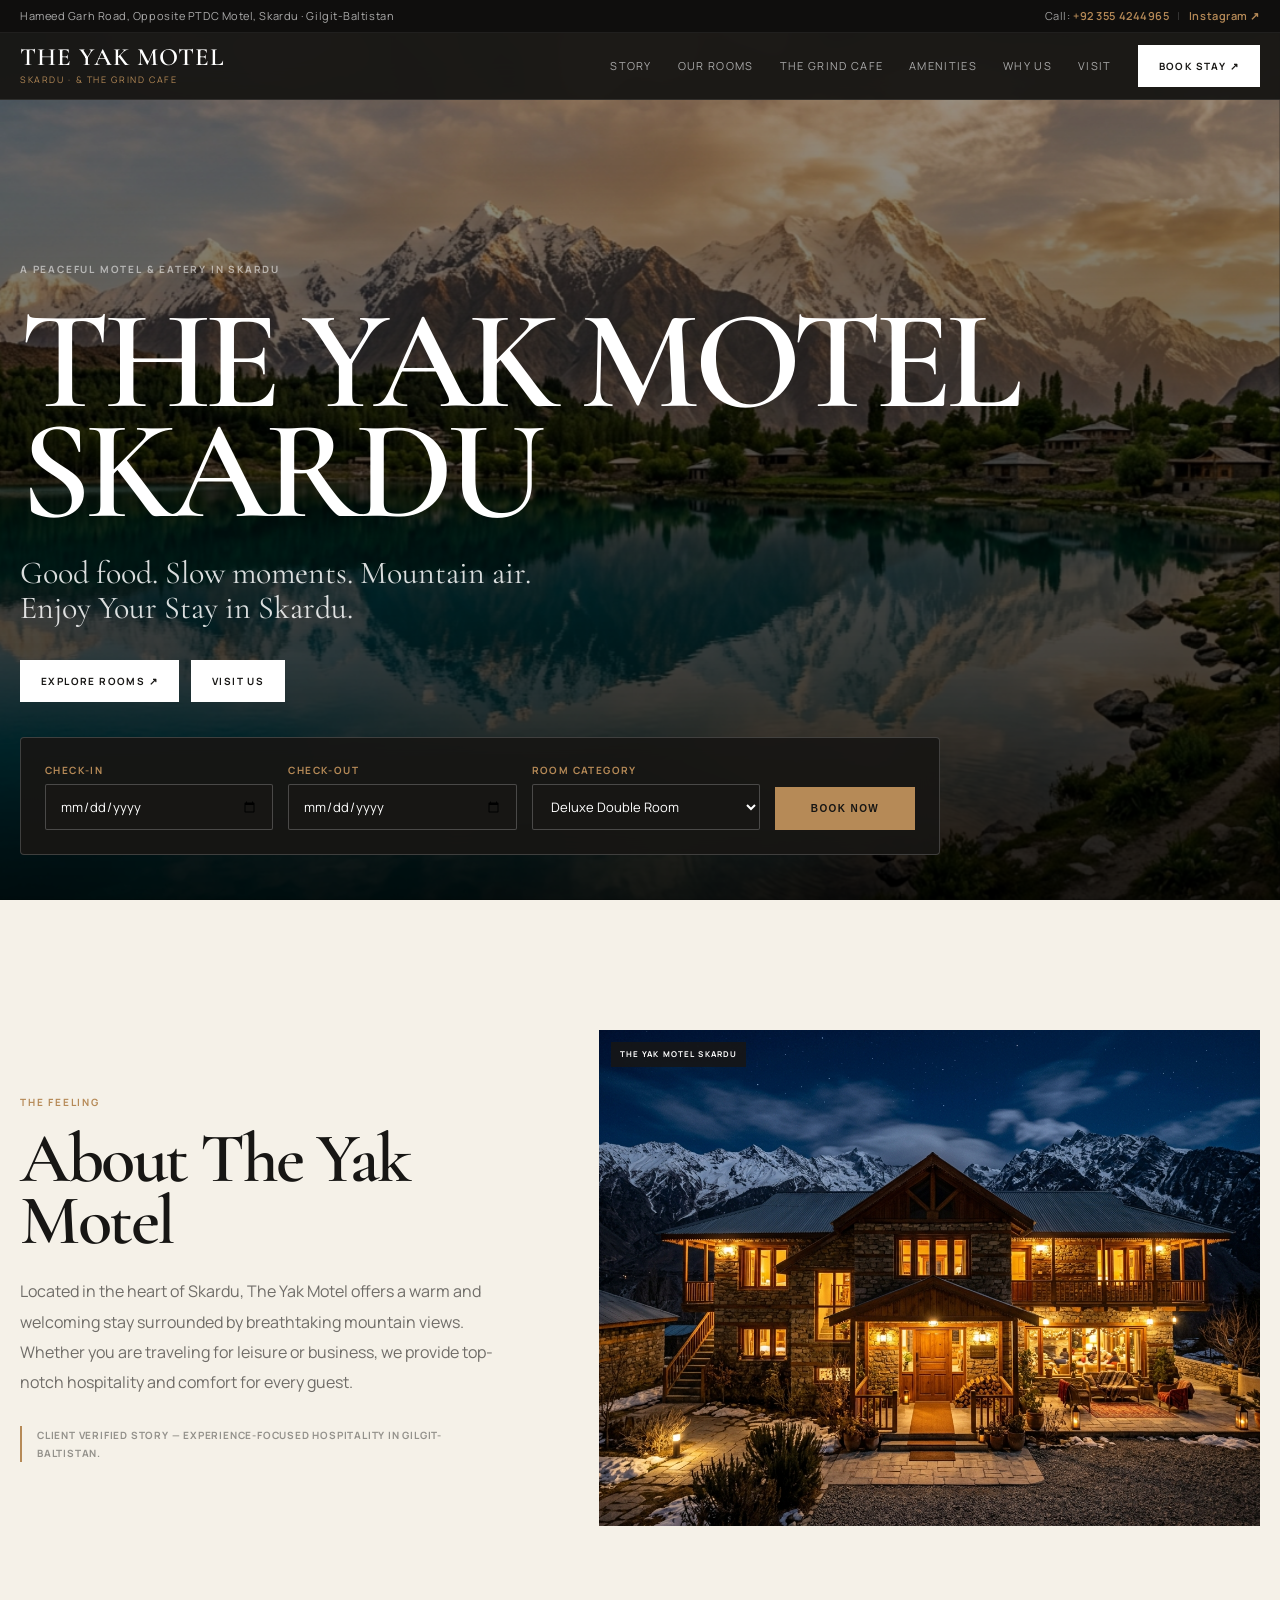
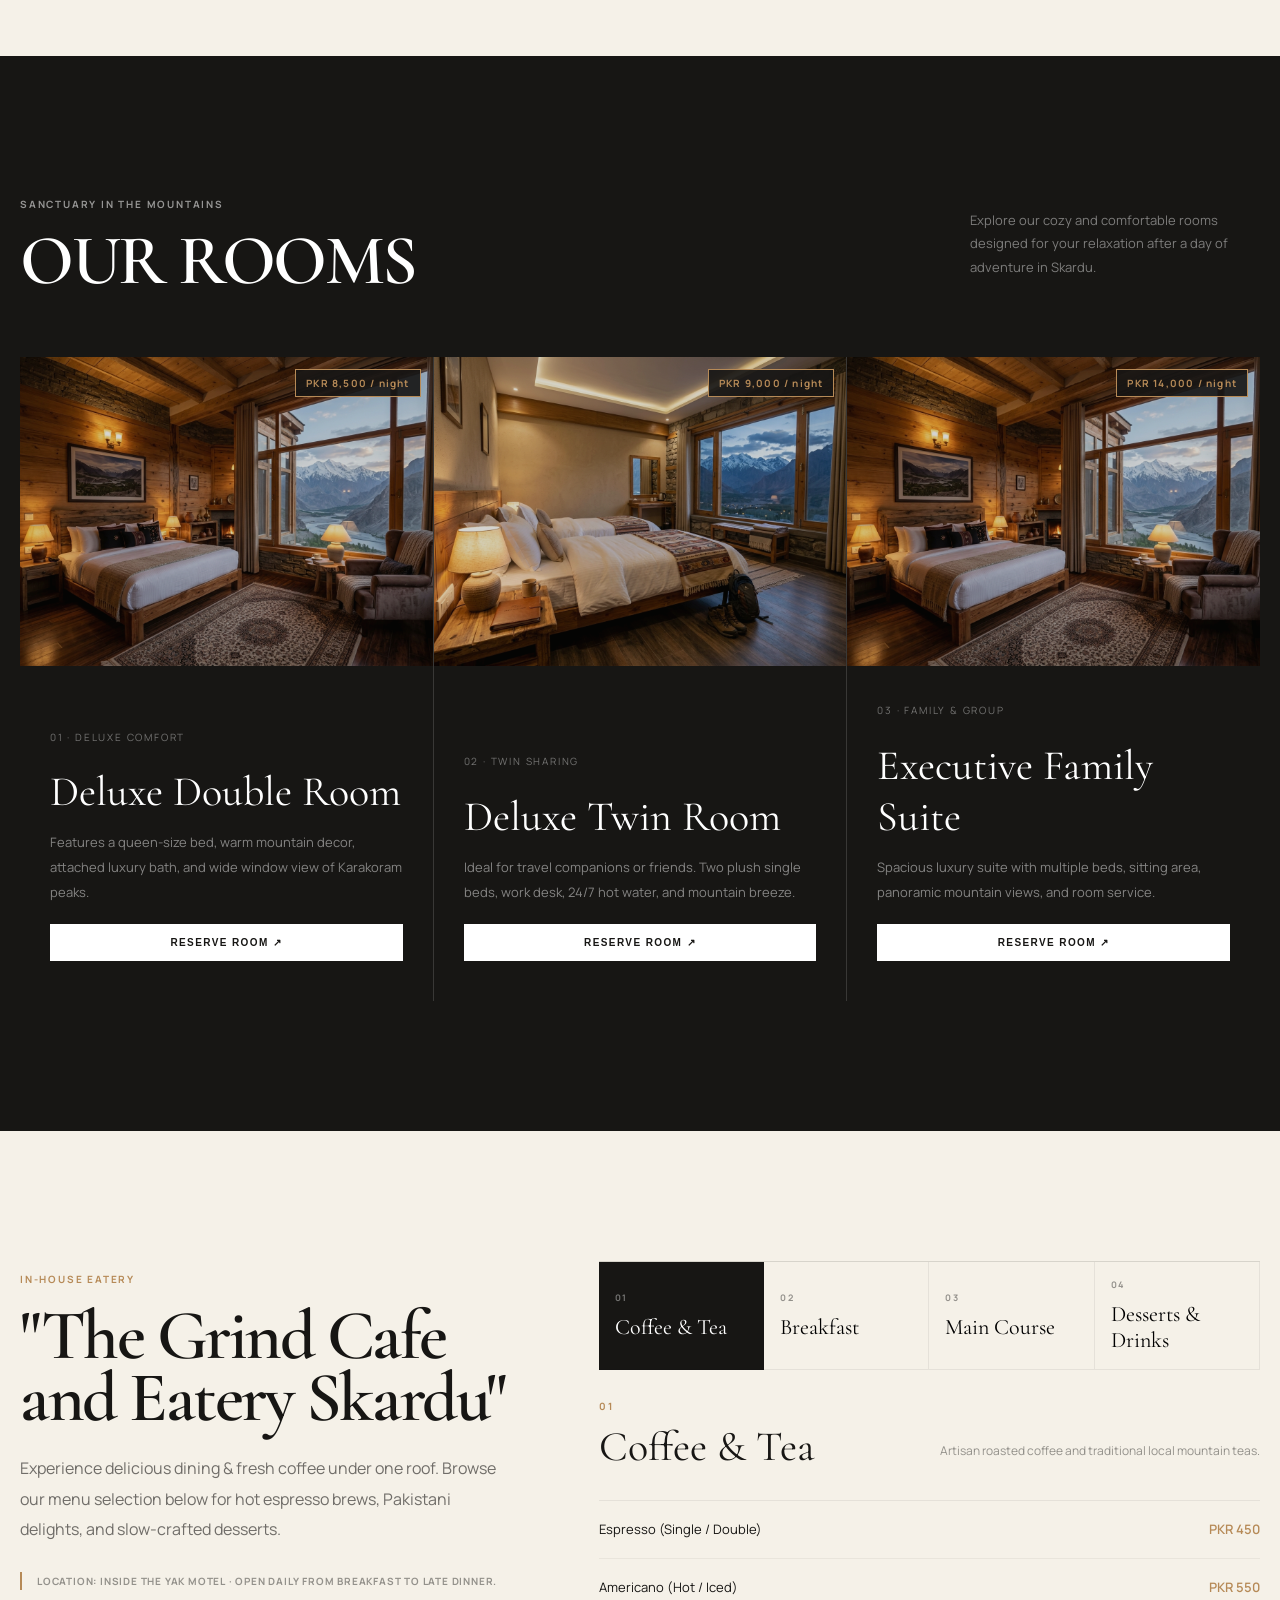
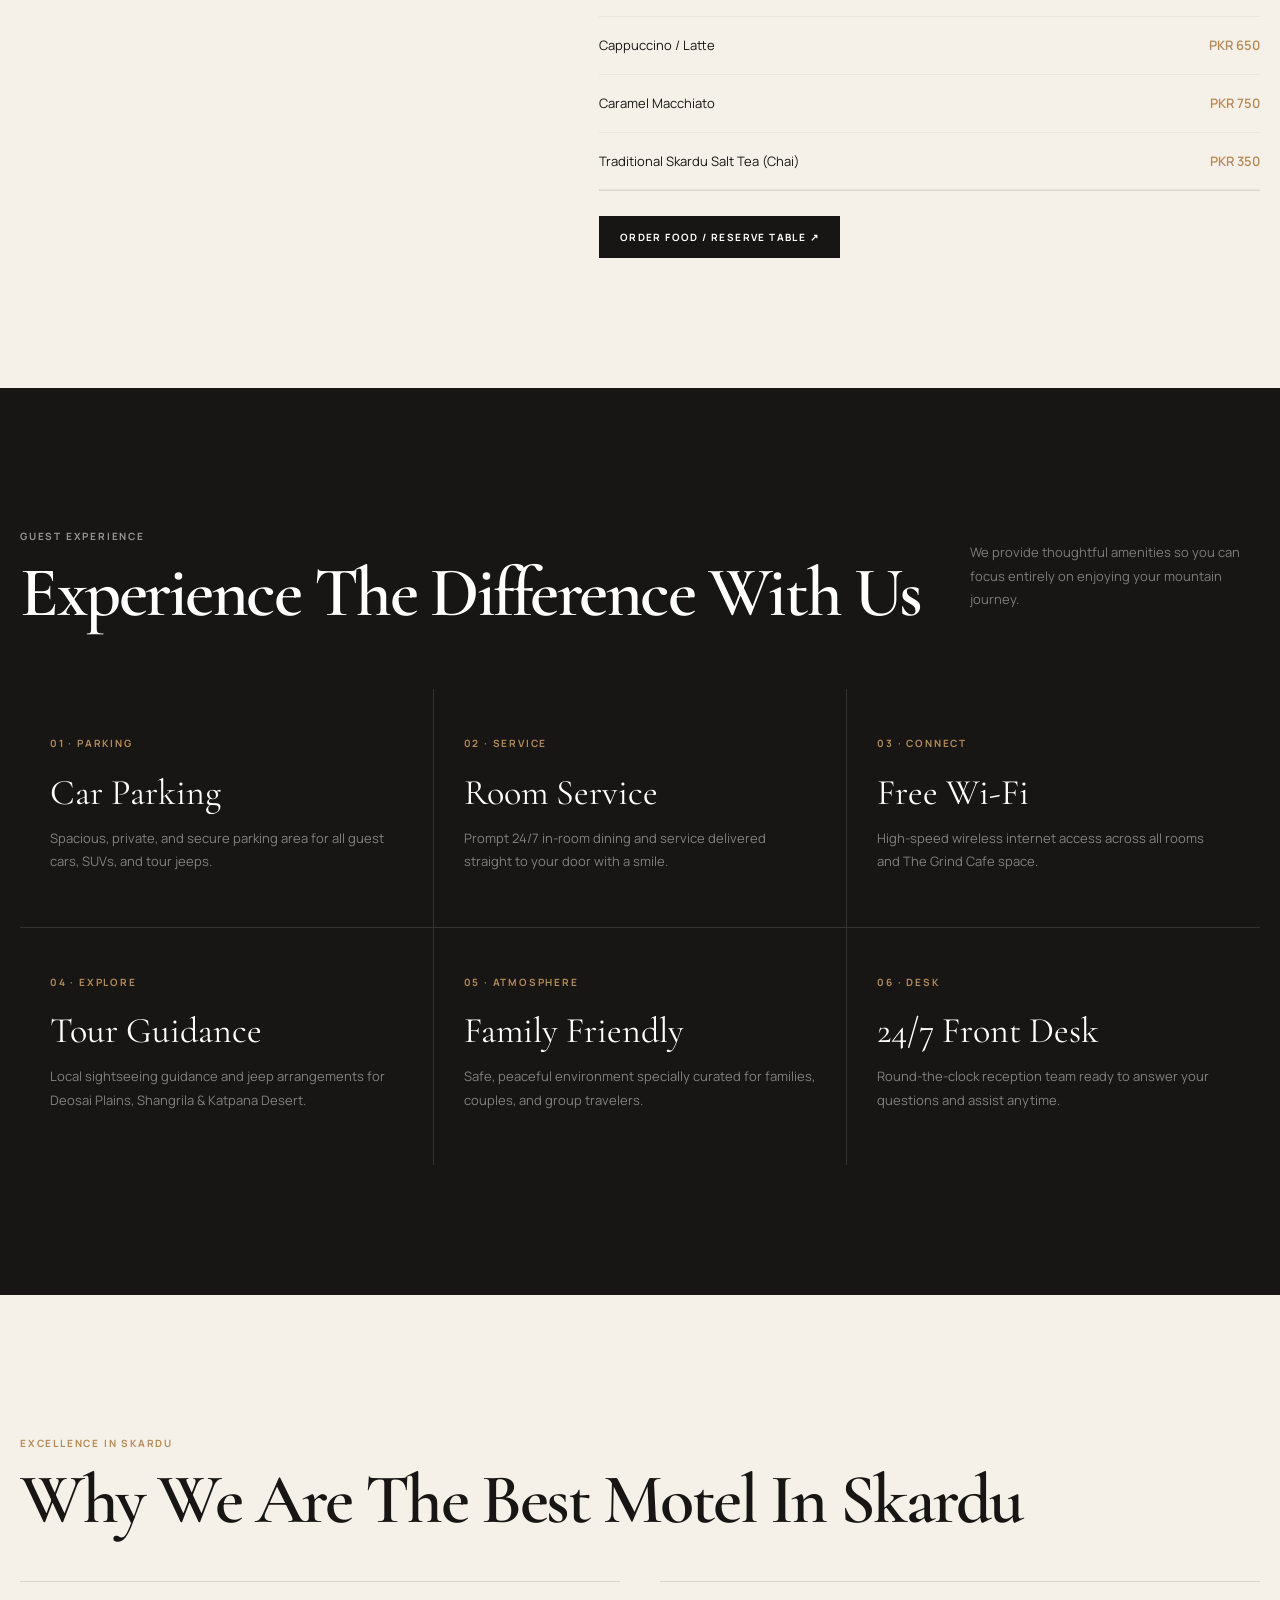
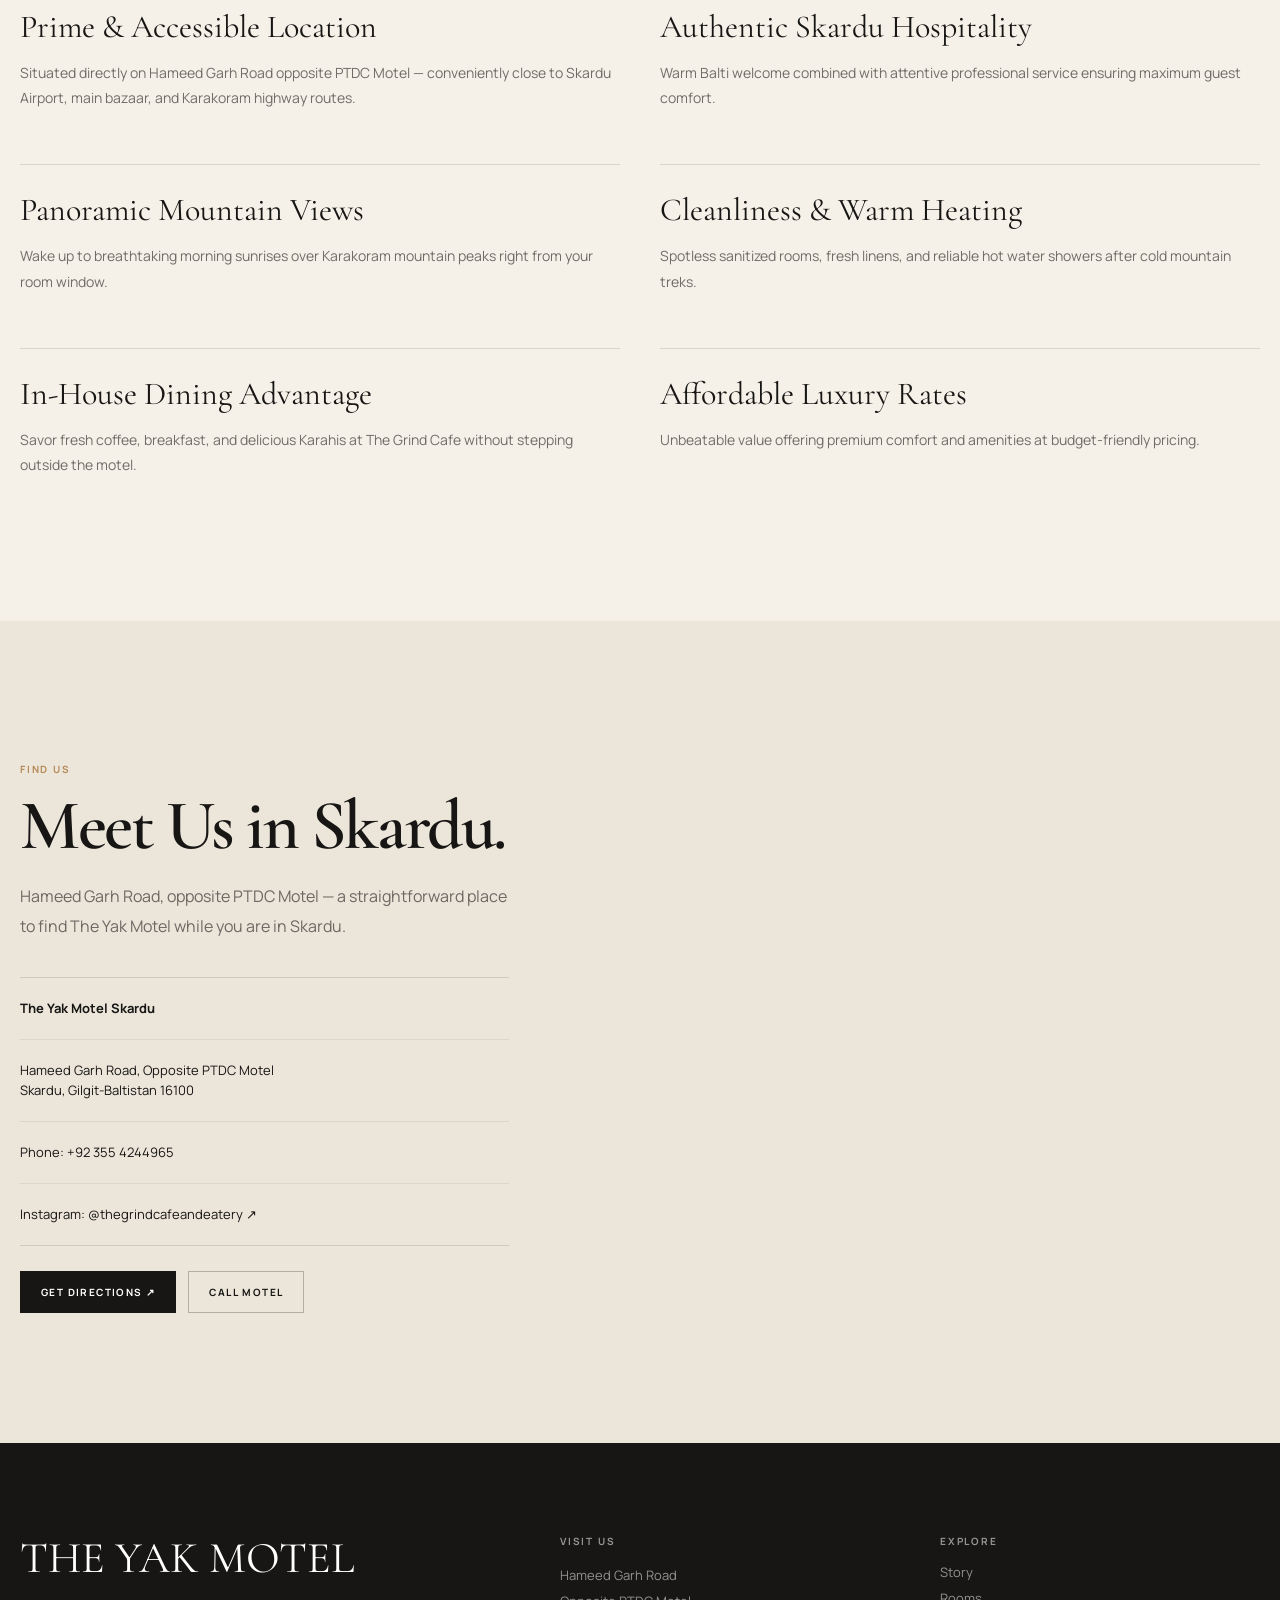
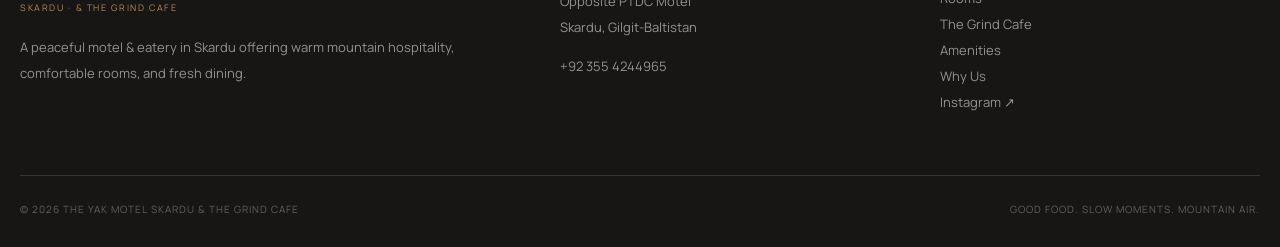
<file: index.html>
<!doctype html>
<html lang="en">
<head>
  <meta charset="UTF-8">
  <meta name="viewport" content="width=device-width, initial-scale=1.0">
  <meta name="theme-color" content="#F5F1E8">
  <meta name="description" content="Discover The Yak Motel Skardu & The Grind Cafe — Luxury accommodation, authentic hospitality, mountain views and fresh dining in Skardu, Gilgit-Baltistan.">
  <meta name="author" content="The Yak Motel Skardu">
  <meta name="robots" content="index, follow">

  <!-- Open Graph -->
  <meta property="og:type" content="website">
  <meta property="og:title" content="The Yak Motel Skardu | Luxury Motel & The Grind Cafe">
  <meta property="og:description" content="Good food. Slow moments. Mountain air. Experience authentic Skardu hospitality at The Yak Motel and The Grind Cafe.">
  <meta property="og:url" content="https://theyakmotel.com">
  <meta property="og:image" content="assets/images/hero.jpg">

  <title>The Yak Motel Skardu | Luxury Motel & The Grind Cafe in Skardu</title>

  <!-- Favicon & Manifest -->
  <link rel="icon" href="assets/icons/favicon.svg" type="image/svg+xml">
  <link rel="manifest" href="site.webmanifest">

  <!-- Typography -->
  <link rel="preconnect" href="https://fonts.googleapis.com">
  <link rel="preconnect" href="https://fonts.gstatic.com" crossorigin>
  <link href="https://fonts.googleapis.com/css2?family=Cormorant+Garamond:ital,wght@0,500;0,600;0,700;1,400&family=Manrope:wght@400;500;600;700&display=swap" rel="stylesheet">

  <!-- Stylesheet -->
  <link rel="stylesheet" href="css/style.css">

  <!-- Schema.org Data -->
  <script type="application/ld+json">
  {
    "@context": "https://schema.org",
    "@type": "Hotel",
    "name": "The Yak Motel Skardu",
    "description": "A peaceful motel and eatery in Skardu offering luxury rooms, mountain views, and authentic hospitality.",
    "url": "https://theyakmotel.com",
    "telephone": "+923554244965",
    "address": {
      "@type": "PostalAddress",
      "streetAddress": "Hameed Garh Road, Opposite PTDC Motel",
      "addressLocality": "Skardu",
      "addressRegion": "Gilgit-Baltistan",
      "postalCode": "16100",
      "addressCountry": "PK"
    }
  }
  </script>
</head>
<body>

  <!-- Header Wrapper (Top Announcement Bar + Navigation Bar) -->
  <header class="site-header">
    <!-- Top Utility / Announcement Bar -->
    <div class="top-nav-bar">
      <div class="container top-nav-inner">
        <div class="top-address">
          <span>Hameed Garh Road, Opposite PTDC Motel, Skardu · Gilgit-Baltistan</span>
        </div>
        <div class="top-contact">
          <span>Call: <a href="tel:+923554244965">+92 355 4244965</a></span>
          <span class="sep">|</span>
          <span><a href="https://www.instagram.com/thegrindcafeandeatery" target="_blank" rel="noreferrer">Instagram ↗</a></span>
        </div>
      </div>
    </div>

    <!-- Main Nav -->
    <nav class="nav">
      <a class="logo-group" href="#top">
        <span class="logo">THE YAK MOTEL</span>
        <span class="logo-sub">Skardu · & The Grind Cafe</span>
      </a>

      <div class="desktop-links">
        <a href="#story">Story</a>
        <a href="#rooms">Our Rooms</a>
        <a href="#cafe">The Grind Cafe</a>
        <a href="#amenities">Amenities</a>
        <a href="#why-us">Why Us</a>
        <a href="#visit">Visit</a>
        <a href="#booking" class="btn light open-modal-btn">Book Stay ↗</a>
      </div>

      <button class="menu-toggle" id="menuToggleBtn" aria-label="Toggle Navigation" aria-expanded="false">
        <span></span>
        <span></span>
      </button>
    </nav>
  </header>

  <!-- Mobile Drawer -->
  <div class="mobile-menu" id="mobileMenuDrawer" aria-hidden="true">
    <div class="mobile-menu-header">
      <div class="logo-group">
        <span class="logo">THE YAK MOTEL</span>
        <span class="logo-sub">Skardu · & The Grind Cafe</span>
      </div>
      <button class="mobile-close-btn" id="mobileCloseBtn" aria-label="Close menu">&times;</button>
    </div>

    <div class="mobile-links">
      <a href="#story">Story</a>
      <a href="#rooms">Our Rooms</a>
      <a href="#cafe">The Grind Cafe</a>
      <a href="#amenities">Amenities</a>
      <a href="#why-us">Why Us</a>
      <a href="#visit">Visit</a>
    </div>

    <div class="mobile-actions">
      <a href="#booking" class="btn light open-modal-btn" style="width: 100%; text-align: center;">Book Stay ↗</a>
      <a href="tel:+923554244965" class="btn outline" style="width: 100%; text-align: center;">Call: +92 355 4244965</a>
    </div>
  </div>

  <main id="top">
    <!-- Hero Section -->
    <section class="hero">
      <img src="assets/images/hero.jpg" alt="The Yak Motel Skardu Mountain View">
      <div class="hero-overlay"></div>

      <div class="hero-content">
        <p class="eyebrow white">A Peaceful Motel & Eatery in Skardu</p>
        <h1>THE YAK MOTEL<br>SKARDU</h1>
        <p class="hero-copy">Good food. Slow moments. Mountain air.<br>Enjoy Your Stay in Skardu.</p>

        <div class="actions">
          <a href="#rooms" class="btn light">Explore Rooms ↗</a>
          <a href="#visit" class="btn outline">Visit Us</a>
        </div>

        <!-- Quick Booking Search Strip -->
        <div class="hero-booking-bar">
          <form class="booking-strip" id="heroBookingForm">
            <div class="strip-field">
              <label>Check-in</label>
              <input type="date" id="heroCheckin" class="strip-input" required>
            </div>
            <div class="strip-field">
              <label>Check-out</label>
              <input type="date" id="heroCheckout" class="strip-input" required>
            </div>
            <div class="strip-field">
              <label>Room Category</label>
              <select id="heroRoom" class="strip-input">
                <option value="Deluxe Double Room">Deluxe Double Room</option>
                <option value="Deluxe Twin Room">Deluxe Twin Room</option>
                <option value="Executive Family Suite">Executive Family Suite</option>
              </select>
            </div>
            <button type="submit" class="btn gold">Book Now</button>
          </form>
        </div>
      </div>
    </section>

    <!-- Section 1: About The Yak Motel -->
    <section id="story" class="section">
      <div class="container grid-2col reveal">
        <div>
          <p class="eyebrow gold">The feeling</p>
          <h2>About The Yak Motel</h2>
          <p class="lead">Located in the heart of Skardu, The Yak Motel offers a warm and welcoming stay surrounded by breathtaking mountain views. Whether you are traveling for leisure or business, we provide top-notch hospitality and comfort for every guest.</p>
          <p class="note">CLIENT VERIFIED STORY — Experience-focused hospitality in Gilgit-Baltistan.</p>
        </div>

        <div class="photo reveal">
          <img src="assets/images/about.jpg" alt="The Yak Motel Atmosphere Skardu" loading="lazy">
          <span>THE YAK MOTEL SKARDU</span>
        </div>
      </div>
    </section>

    <!-- Section 2: OUR ROOMS -->
    <section id="rooms" class="dark-section">
      <div class="container">
        <div class="heading reveal">
          <div>
            <p class="eyebrow white">Sanctuary in the mountains</p>
            <h2>OUR ROOMS</h2>
          </div>
          <p>Explore our cozy and comfortable rooms designed for your relaxation after a day of adventure in Skardu.</p>
        </div>

        <div class="rooms-container">
          <!-- Room 1 -->
          <article class="room-card reveal">
            <div class="room-card-photo">
              <img src="assets/images/room1.jpg" alt="Deluxe Double Room" loading="lazy">
              <span class="room-price-tag">PKR 8,500 / night</span>
            </div>
            <div class="room-card-content">
              <small>01 · Deluxe Comfort</small>
              <h3>Deluxe Double Room</h3>
              <p>Features a queen-size bed, warm mountain decor, attached luxury bath, and wide window view of Karakoram peaks.</p>
              <button class="btn light open-modal-btn" data-room="Deluxe Double Room">Reserve Room ↗</button>
            </div>
          </article>

          <!-- Room 2 -->
          <article class="room-card reveal">
            <div class="room-card-photo">
              <img src="assets/images/room2.jpg" alt="Deluxe Twin Room" loading="lazy">
              <span class="room-price-tag">PKR 9,000 / night</span>
            </div>
            <div class="room-card-content">
              <small>02 · Twin Sharing</small>
              <h3>Deluxe Twin Room</h3>
              <p>Ideal for travel companions or friends. Two plush single beds, work desk, 24/7 hot water, and mountain breeze.</p>
              <button class="btn light open-modal-btn" data-room="Deluxe Twin Room">Reserve Room ↗</button>
            </div>
          </article>

          <!-- Room 3 -->
          <article class="room-card reveal">
            <div class="room-card-photo">
              <img src="assets/images/room1.jpg" alt="Executive Suite" loading="lazy">
              <span class="room-price-tag">PKR 14,000 / night</span>
            </div>
            <div class="room-card-content">
              <small>03 · Family & Group</small>
              <h3>Executive Family Suite</h3>
              <p>Spacious luxury suite with multiple beds, sitting area, panoramic mountain views, and room service.</p>
              <button class="btn light open-modal-btn" data-room="Executive Family Suite">Reserve Room ↗</button>
            </div>
          </article>
        </div>
      </div>
    </section>

    <!-- Section 3: The Grind Cafe and Eatery Skardu -->
    <section id="cafe" class="section">
      <div class="container grid-2col reveal" style="align-items: flex-start;">
        <div>
          <p class="eyebrow gold">In-house eatery</p>
          <h2>"The Grind Cafe and Eatery Skardu"</h2>
          <p class="lead">Experience delicious dining & fresh coffee under one roof. Browse our menu selection below for hot espresso brews, Pakistani delights, and slow-crafted desserts.</p>
          <p class="note">LOCATION: Inside The Yak Motel · Open daily from breakfast to late dinner.</p>
        </div>

        <div>
          <div id="cafeTabs" class="tabs"></div>
          <div id="cafeContent" class="menu-content"></div>
          <div style="margin-top: 25px;">
            <a href="tel:+923554244965" class="btn dark">Order Food / Reserve Table ↗</a>
          </div>
        </div>
      </div>
    </section>

    <!-- Section 4: Experience The Difference With Us (Amenities) -->
    <section id="amenities" class="dark-section">
      <div class="container">
        <div class="heading reveal">
          <div>
            <p class="eyebrow white">Guest experience</p>
            <h2>Experience The Difference With Us</h2>
          </div>
          <p>We provide thoughtful amenities so you can focus entirely on enjoying your mountain journey.</p>
        </div>

        <div class="amenities-editorial">
          <div class="amenity-item reveal">
            <span class="amenity-num">01 · PARKING</span>
            <h3>Car Parking</h3>
            <p>Spacious, private, and secure parking area for all guest cars, SUVs, and tour jeeps.</p>
          </div>

          <div class="amenity-item reveal">
            <span class="amenity-num">02 · SERVICE</span>
            <h3>Room Service</h3>
            <p>Prompt 24/7 in-room dining and service delivered straight to your door with a smile.</p>
          </div>

          <div class="amenity-item reveal">
            <span class="amenity-num">03 · CONNECT</span>
            <h3>Free Wi-Fi</h3>
            <p>High-speed wireless internet access across all rooms and The Grind Cafe space.</p>
          </div>

          <div class="amenity-item reveal">
            <span class="amenity-num">04 · EXPLORE</span>
            <h3>Tour Guidance</h3>
            <p>Local sightseeing guidance and jeep arrangements for Deosai Plains, Shangrila & Katpana Desert.</p>
          </div>

          <div class="amenity-item reveal">
            <span class="amenity-num">05 · ATMOSPHERE</span>
            <h3>Family Friendly</h3>
            <p>Safe, peaceful environment specially curated for families, couples, and group travelers.</p>
          </div>

          <div class="amenity-item reveal">
            <span class="amenity-num">06 · DESK</span>
            <h3>24/7 Front Desk</h3>
            <p>Round-the-clock reception team ready to answer your questions and assist anytime.</p>
          </div>
        </div>
      </div>
    </section>

    <!-- Section 5: Why We Are The Best Motel In Skardu -->
    <section id="why-us" class="section">
      <div class="container reveal">
        <p class="eyebrow gold">Excellence in Skardu</p>
        <h2>Why We Are The Best Motel In Skardu</h2>

        <div class="why-editorial">
          <div class="why-card">
            <h4>Prime & Accessible Location</h4>
            <p>Situated directly on Hameed Garh Road opposite PTDC Motel — conveniently close to Skardu Airport, main bazaar, and Karakoram highway routes.</p>
          </div>

          <div class="why-card">
            <h4>Authentic Skardu Hospitality</h4>
            <p>Warm Balti welcome combined with attentive professional service ensuring maximum guest comfort.</p>
          </div>

          <div class="why-card">
            <h4>Panoramic Mountain Views</h4>
            <p>Wake up to breathtaking morning sunrises over Karakoram mountain peaks right from your room window.</p>
          </div>

          <div class="why-card">
            <h4>Cleanliness & Warm Heating</h4>
            <p>Spotless sanitized rooms, fresh linens, and reliable hot water showers after cold mountain treks.</p>
          </div>

          <div class="why-card">
            <h4>In-House Dining Advantage</h4>
            <p>Savor fresh coffee, breakfast, and delicious Karahis at The Grind Cafe without stepping outside the motel.</p>
          </div>

          <div class="why-card">
            <h4>Affordable Luxury Rates</h4>
            <p>Unbeatable value offering premium comfort and amenities at budget-friendly pricing.</p>
          </div>
        </div>
      </div>
    </section>

    <!-- Section 6: Visit & Location -->
    <section id="visit" class="section" style="background: #ebe5da;">
      <div class="container grid-2col visit-grid reveal">
        <div>
          <p class="eyebrow gold">Find us</p>
          <h2>Meet Us in Skardu.</h2>
          <p class="lead">Hameed Garh Road, opposite PTDC Motel — a straightforward place to find The Yak Motel while you are in Skardu.</p>

          <div class="contact-box">
            <strong>The Yak Motel Skardu</strong>
            <span>Hameed Garh Road, Opposite PTDC Motel<br>Skardu, Gilgit-Baltistan 16100</span>
            <a href="tel:+923554244965">Phone: +92 355 4244965</a>
            <a href="https://www.instagram.com/thegrindcafeandeatery" target="_blank" rel="noreferrer">Instagram: @thegrindcafeandeatery ↗</a>
          </div>

          <div class="actions" style="margin-top: 25px;">
            <a class="btn dark" target="_blank" rel="noreferrer" href="https://www.google.com/maps/search/?api=1&query=The%20Grind%20Cafe%20%26%20Eatery%2C%20Hameed%20Garh%20Road%2C%20Skardu">Get Directions ↗</a>
            <a class="btn outline-dark" href="tel:+923554244965">Call Motel</a>
          </div>
        </div>

        <div class="map-frame">
          <iframe title="The Yak Motel Skardu Location" src="https://www.google.com/maps?q=The%20Grind%20Cafe%20%26%20Eatery%2C%20Hameed%20Garh%20Road%2C%20Skardu&output=embed" loading="lazy"></iframe>
        </div>
      </div>
    </section>
  </main>

  <!-- Reservation Modal Popup (Matching User Screenshot Exactly) -->
  <div id="bookingModal" class="lightbox-modal">
    <div class="modal-inner">
      <button class="modal-close-btn" id="modalCloseBtn">&times;</button>
      <p class="eyebrow gold">DIRECT RESERVATION</p>
      <h3 style="font: 600 38px 'Cormorant Garamond', serif; margin: 10px 0 25px; color: #fff;">Book Your Stay</h3>

      <form id="reservationForm">
        <div class="modal-field">
          <label>YOUR NAME</label>
          <input type="text" id="resName" class="modal-input" required placeholder="Full Name">
        </div>

        <div class="modal-field">
          <label>PHONE / WHATSAPP</label>
          <input type="tel" id="resPhone" class="modal-input" required placeholder="+92 3XX XXXXXXX">
        </div>

        <div class="modal-field">
          <label>ROOM CATEGORY</label>
          <select id="resRoom" class="modal-input">
            <option value="Deluxe Double Room">Deluxe Double Room</option>
            <option value="Deluxe Twin Room">Deluxe Twin Room</option>
            <option value="Executive Family Suite">Executive Family Suite</option>
          </select>
        </div>

        <div class="modal-field">
          <label>CHECK-IN DATE</label>
          <input type="date" id="resDate" class="modal-input" required>
        </div>

        <button type="submit" class="btn gold" style="width: 100%; height: 48px; margin-top: 10px;">CONFIRM VIA WHATSAPP ↗</button>
      </form>
    </div>
  </div>

  <!-- Footer -->
  <footer>
    <div class="container footer-grid">
      <div>
        <div class="footer-logo">THE YAK MOTEL</div>
        <small>SKARDU · & THE GRIND CAFE</small>
        <p style="margin-top: 15px;">A peaceful motel & eatery in Skardu offering warm mountain hospitality, comfortable rooms, and fresh dining.</p>
      </div>

      <div>
        <p class="eyebrow white">Visit Us</p>
        <p>Hameed Garh Road<br>Opposite PTDC Motel<br>Skardu, Gilgit-Baltistan</p>
        <a href="tel:+923554244965">+92 355 4244965</a>
      </div>

      <div>
        <p class="eyebrow white">Explore</p>
        <a href="#story">Story</a>
        <a href="#rooms">Rooms</a>
        <a href="#cafe">The Grind Cafe</a>
        <a href="#amenities">Amenities</a>
        <a href="#why-us">Why Us</a>
        <a href="https://www.instagram.com/thegrindcafeandeatery" target="_blank" rel="noreferrer">Instagram ↗</a>
      </div>
    </div>

    <div class="container footer-bottom">
      <span>© <span id="year"></span> The Yak Motel Skardu & The Grind Cafe</span>
      <span>Good food. Slow moments. Mountain air.</span>
    </div>
  </footer>

  <script src="js/script.js"></script>
</body>
</html>
</file>
<file: css/style.css>
/* ========================================================
   THE YAK MOTEL SKARDU & THE GRIND CAFE
   Ultra-Premium Editorial Stylesheet
   ======================================================== */

* {
  box-sizing: border-box;
}

html {
  scroll-behavior: smooth;
  scroll-padding-top: 130px;
}

body {
  margin: 0;
  min-width: 320px;
  background: #F5F1E8;
  color: #171614;
  font-family: Manrope, sans-serif;
  line-height: 1.6;
}

a {
  color: inherit;
  text-decoration: none;
}

img {
  display: block;
  width: 100%;
}

.container {
  width: min(1400px, calc(100% - 40px));
  margin: auto;
}

/* ----- Site Header (Fixed Header Wrapper) ----- */
.site-header {
  position: fixed;
  z-index: 100;
  top: 0;
  left: 0;
  right: 0;
  background: rgba(23, 22, 20, 0.96);
  backdrop-filter: blur(16px);
  border-bottom: 1px solid #ffffff18;
}

/* Top Announcement / Info Bar */
.top-nav-bar {
  background: #0f0e0d;
  color: #ffffff99;
  font-size: 11px;
  letter-spacing: 0.05em;
  padding: 7px 0;
  border-bottom: 1px solid #ffffff12;
}

.top-nav-inner {
  display: flex;
  justify-content: space-between;
  align-items: center;
  flex-wrap: wrap;
  gap: 10px;
}

.top-address {
  display: flex;
  align-items: center;
  gap: 6px;
  color: #ffffffa6;
}

.top-contact {
  display: flex;
  align-items: center;
  gap: 8px;
}

.top-contact a {
  color: #B68A57;
  font-weight: 600;
  transition: 0.3s;
}

.top-contact a:hover {
  color: #fff;
}

.top-contact .sep {
  color: #ffffff33;
}

/* Main Nav Bar */
.nav {
  width: min(1500px, 100%);
  margin: auto;
  padding: 12px 20px;
  display: flex;
  justify-content: space-between;
  align-items: center;
  color: #fff;
}

.logo-group {
  display: flex;
  flex-direction: column;
}

.logo {
  font-family: "Cormorant Garamond", serif;
  font-size: 25px;
  font-weight: 600;
  letter-spacing: 0.04em;
  color: #fff;
  line-height: 1;
}

.logo-sub {
  font-size: 9px;
  letter-spacing: 0.18em;
  text-transform: uppercase;
  color: #B68A57;
  margin-top: 3px;
}

.desktop-links {
  display: flex;
  align-items: center;
  gap: 26px;
}

.desktop-links > a:not(.btn) {
  font-size: 11px;
  letter-spacing: 0.12em;
  text-transform: uppercase;
  color: #aaa;
  transition: 0.3s;
}

.desktop-links > a:not(.btn):hover {
  color: #fff;
}

/* ----- Buttons ----- */
.btn {
  display: inline-flex;
  align-items: center;
  justify-content: center;
  gap: 8px;
  padding: 12px 20px;
  border: 1px solid transparent;
  font-size: 10px;
  font-weight: 700;
  letter-spacing: 0.14em;
  text-transform: uppercase;
  transition: 0.3s;
  cursor: pointer;
}

.btn:hover {
  transform: translateY(-2px);
}

.btn.light {
  background: #ffffff;
  color: #171614 !important;
  font-weight: 700;
}

.btn.dark {
  background: #171614;
  color: #fff;
}

.btn.gold {
  background: #B68A57;
  color: #171614 !important;
  font-weight: 700;
}

.btn.outline {
  background: #ffffff;
  color: #171614 !important;
  font-weight: 700;
  border-color: #ffffff;
}

.btn.outline:hover {
  background: #B68A57;
  color: #171614 !important;
  border-color: #B68A57;
}

.btn.outline-dark {
  border-color: #17161444;
  color: #171614;
}

.btn.outline-dark:hover {
  background: #171614;
  color: #fff;
}

/* Room Card Button Specifics */
.room-card .btn {
  background: #ffffff !important;
  color: #171614 !important;
  font-weight: 700;
  border: 1px solid #ffffff;
  width: 100%;
}

.room-card .btn:hover {
  background: #B68A57 !important;
  color: #171614 !important;
  border-color: #B68A57;
}

/* ----- Hamburger Menu Toggle Button ----- */
.menu-toggle {
  display: none;
  background: none;
  border: 1px solid rgba(255, 255, 255, 0.25);
  width: 44px;
  height: 44px;
  padding: 12px 10px;
  flex-direction: column;
  justify-content: center;
  align-items: center;
  gap: 5px;
  cursor: pointer;
  transition: 0.3s;
}

.menu-toggle span {
  display: block;
  width: 20px;
  height: 2px;
  background: #fff;
  transition: transform 0.3s ease, opacity 0.3s ease;
}

.menu-toggle.active span:nth-child(1) {
  transform: translateY(3.5px) rotate(45deg);
}

.menu-toggle.active span:nth-child(2) {
  transform: translateY(-3.5px) rotate(-45deg);
}

/* ----- Mobile Menu Drawer ----- */
.mobile-menu {
  position: fixed;
  z-index: 250;
  inset: 0;
  background: #171614;
  color: #fff;
  padding: 30px 25px 40px;
  display: flex;
  flex-direction: column;
  justify-content: space-between;
  opacity: 0;
  pointer-events: none;
  transform: translateY(-15px);
  transition: all 0.35s cubic-bezier(0.22, 1, 0.36, 1);
  overflow-y: auto;
}

.mobile-menu.open {
  opacity: 1;
  pointer-events: auto;
  transform: none;
}

.mobile-menu-header {
  display: flex;
  justify-content: space-between;
  align-items: center;
  border-bottom: 1px solid rgba(255, 255, 255, 0.12);
  padding-bottom: 20px;
}

.mobile-close-btn {
  background: none;
  border: 1px solid rgba(255, 255, 255, 0.25);
  color: #fff;
  width: 40px;
  height: 40px;
  font-size: 24px;
  cursor: pointer;
  display: flex;
  align-items: center;
  justify-content: center;
  transition: 0.3s;
}

.mobile-close-btn:hover {
  border-color: #B68A57;
  color: #B68A57;
}

.mobile-links {
  margin: 30px 0;
}

.mobile-links a {
  display: block;
  border-bottom: 1px solid rgba(255, 255, 255, 0.1);
  padding: 16px 0;
  font: 38px "Cormorant Garamond", serif;
  color: #ffffffd9;
  transition: 0.3s;
}

.mobile-links a:hover {
  color: #B68A57;
  padding-left: 10px;
}

.mobile-actions {
  display: flex;
  flex-direction: column;
  gap: 10px;
}

/* ----- Hero Section ----- */
.hero {
  position: relative;
  min-height: 100svh;
  overflow: hidden;
  background: #171614;
  color: #fff;
}

.hero > img {
  position: absolute;
  inset: 0;
  height: 100%;
  object-fit: cover;
  animation: zoom 1.7s ease forwards;
}

.hero-overlay {
  position: absolute;
  inset: 0;
  background: linear-gradient(to top, rgba(0,0,0,0.85), rgba(0,0,0,0.35));
}

.hero-content {
  position: relative;
  min-height: 100svh;
  width: min(1500px, calc(100% - 40px));
  margin: auto;
  padding: 160px 0 45px;
  display: flex;
  flex-direction: column;
  justify-content: flex-end;
}

.eyebrow {
  font-size: 10px;
  font-weight: 700;
  letter-spacing: 0.18em;
  text-transform: uppercase;
}

.eyebrow.white {
  color: #ffffff8c;
}

.eyebrow.gold {
  color: #B68A57;
}

.hero h1 {
  font: 600 clamp(65px, 11vw, 160px) / 0.78 "Cormorant Garamond", serif;
  letter-spacing: -0.045em;
  margin: 20px 0 0;
}

.hero-copy {
  font: clamp(22px, 2.5vw, 36px) / 1.1 "Cormorant Garamond", serif;
  margin: 28px 0 0;
  color: #ffffffd9;
}

.actions {
  display: flex;
  gap: 12px;
  flex-wrap: wrap;
  margin-top: 35px;
}

/* Quick Search Bar inside Hero */
.hero-booking-bar {
  margin-top: 35px;
  background: rgba(23, 22, 20, 0.92);
  backdrop-filter: blur(12px);
  border: 1px solid rgba(255, 255, 255, 0.18);
  padding: 24px;
  width: 100%;
  max-width: 920px;
  border-radius: 4px;
}

.booking-strip {
  display: grid;
  grid-template-columns: repeat(3, 1fr) 140px;
  gap: 15px;
  align-items: end;
  width: 100%;
}

.strip-field {
  display: flex;
  flex-direction: column;
  text-align: left;
  width: 100%;
}

.strip-field label {
  font-size: 10px;
  font-weight: 700;
  letter-spacing: 0.14em;
  text-transform: uppercase;
  color: #B68A57;
  margin-bottom: 6px;
}

.strip-input {
  background: #171614;
  border: 1px solid rgba(255, 255, 255, 0.22);
  color: #fff;
  padding: 12px 14px;
  font-family: Manrope, sans-serif;
  font-size: 13px;
  outline: none;
  width: 100%;
  max-width: 100%;
  border-radius: 2px;
}

.strip-input:focus {
  border-color: #B68A57;
}

.booking-strip .btn {
  height: 43px;
  width: 100%;
}

/* Responsive Breakpoints for Quick Booking Strip */
@media (max-width: 850px) {
  .booking-strip {
    grid-template-columns: 1fr 1fr;
    gap: 12px;
  }
  .booking-strip .btn {
    grid-column: span 2;
  }
}

@media (max-width: 550px) {
  .booking-strip {
    grid-template-columns: 1fr;
    gap: 12px;
  }
  .booking-strip .btn {
    grid-column: span 1;
  }
  .hero-booking-bar {
    padding: 16px;
  }
}

/* ----- Editorial Section Styling ----- */
.section {
  padding: 130px 0;
}

.grid-2col {
  display: grid;
  grid-template-columns: 0.85fr 1.15fr;
  gap: 90px;
  align-items: center;
}

.section h2,
.heading h2 {
  font: 600 clamp(48px, 5.5vw, 90px) / 0.88 "Cormorant Garamond", serif;
  letter-spacing: -0.035em;
  margin: 18px 0 0;
}

.lead {
  font-size: 16px;
  line-height: 1.9;
  color: #17161499;
  max-width: 600px;
  margin-top: 24px;
}

.note {
  border-left: 2px solid #B68A57;
  padding-left: 15px;
  font-size: 10px;
  font-weight: 700;
  line-height: 1.8;
  letter-spacing: 0.08em;
  text-transform: uppercase;
  color: #17161470;
  max-width: 480px;
  margin-top: 28px;
}

.photo {
  position: relative;
  aspect-ratio: 4/3;
  overflow: hidden;
}

.photo img {
  height: 100%;
  object-fit: cover;
  transition: 0.8s;
}

.photo:hover img {
  transform: scale(1.05);
}

.photo span {
  position: absolute;
  top: 12px;
  left: 12px;
  background: #171614d9;
  color: #fff;
  padding: 6px 9px;
  font-size: 8px;
  font-weight: 700;
  letter-spacing: 0.14em;
}

/* ----- Dark Editorial Section ----- */
.dark-section {
  padding: 130px 0;
  background: #171614;
  color: #fff;
}

.heading {
  display: flex;
  justify-content: space-between;
  align-items: flex-end;
  gap: 40px;
  margin-bottom: 65px;
}

.heading > p {
  max-width: 290px;
  color: #ffffff70;
  font-size: 13px;
  line-height: 1.8;
}

/* ----- Room Cards Grid ----- */
.rooms-container {
  display: grid;
  grid-template-columns: repeat(3, 1fr);
  gap: 1px;
  background: #ffffff25;
}

.room-card {
  background: #171614;
  display: flex;
  flex-direction: column;
  justify-content: space-between;
  transition: 0.4s;
}

.room-card-photo {
  position: relative;
  aspect-ratio: 4/3;
  overflow: hidden;
}

.room-card-photo img {
  opacity: 0.82;
  transition: 0.8s;
  height: 100%;
  object-fit: cover;
}

.room-card:hover .room-card-photo img {
  opacity: 1;
  transform: scale(1.05);
}

.room-price-tag {
  position: absolute;
  top: 12px;
  right: 12px;
  background: #171614e6;
  border: 1px solid #B68A57;
  color: #B68A57;
  padding: 5px 10px;
  font-size: 10px;
  font-weight: 700;
  letter-spacing: 0.12em;
}

.room-card-content {
  padding: 30px 30px 40px;
}

.room-card small {
  font-size: 10px;
  letter-spacing: 0.18em;
  color: #ffffff66;
  text-transform: uppercase;
}

.room-card h3 {
  font: 42px "Cormorant Garamond", serif;
  margin: 18px 0 10px;
  color: #fff;
}

.room-card p {
  font-size: 13px;
  line-height: 1.9;
  color: #ffffff78;
  margin-bottom: 20px;
}

/* ----- The Grind Cafe Section ----- */
.tabs {
  display: grid;
  grid-template-columns: repeat(4, 1fr);
  border-top: 1px solid #17161422;
}

.menu-tab {
  min-height: 80px;
  border: 0;
  border-right: 1px solid #17161412;
  border-bottom: 1px solid #17161412;
  background: none;
  text-align: left;
  padding: 16px;
  font: 22px "Cormorant Garamond", serif;
  cursor: pointer;
  transition: 0.3s;
}

.menu-tab small {
  display: block;
  font: 700 9px Manrope;
  letter-spacing: 0.18em;
  opacity: 0.4;
  margin-bottom: 10px;
}

.menu-tab:hover,
.menu-tab.active {
  background: #171614;
  color: #fff;
}

.menu-content {
  min-height: 290px;
  border-bottom: 1px solid #17161422;
}

.menu-title {
  display: flex;
  justify-content: space-between;
  align-items: flex-end;
  padding: 28px 0;
  border-bottom: 1px solid #17161412;
}

.menu-title h3 {
  font: 42px "Cormorant Garamond", serif;
  margin: 7px 0 0;
}

.menu-description {
  font-size: 12px;
  color: #17161470;
}

.menu-item {
  display: flex;
  justify-content: space-between;
  padding: 18px 0;
  border-bottom: 1px solid #1716140e;
  font-size: 13px;
}

/* ----- Amenities Grid ----- */
.amenities-editorial {
  display: grid;
  grid-template-columns: repeat(3, 1fr);
  gap: 1px;
  background: #ffffff20;
  margin-top: 50px;
}

.amenity-item {
  background: #171614;
  padding: 40px 30px;
  transition: 0.3s;
}

.amenity-item:hover {
  background: #1f1d1a;
}

.amenity-num {
  font-size: 10px;
  letter-spacing: 0.18em;
  color: #B68A57;
  font-weight: 700;
}

.amenity-item h3 {
  font: 36px "Cormorant Garamond", serif;
  margin: 16px 0 10px;
  color: #fff;
}

.amenity-item p {
  font-size: 13px;
  line-height: 1.8;
  color: #ffffff75;
}

/* ----- Why Us Editorial Grid ----- */
.why-editorial {
  display: grid;
  grid-template-columns: repeat(2, 1fr);
  gap: 40px;
  margin-top: 50px;
}

.why-card {
  border-top: 1px solid #17161422;
  padding-top: 25px;
}

.why-card h4 {
  font: 32px "Cormorant Garamond", serif;
  margin: 0 0 10px;
  color: #171614;
}

.why-card p {
  font-size: 14px;
  line-height: 1.8;
  color: #17161499;
}

/* ----- Location / Visit ----- */
.visit-grid {
  align-items: stretch;
}

.contact-box {
  margin-top: 35px;
  border-top: 1px solid #17161422;
  border-bottom: 1px solid #17161422;
}

.contact-box > * {
  display: block;
  padding: 20px 0;
  border-bottom: 1px solid #17161412;
  font-size: 13px;
}

.contact-box > *:last-child {
  border: 0;
}

.map-frame {
  position: relative;
  min-height: 480px;
}

.map-frame iframe {
  width: 100%;
  height: 100%;
  min-height: 480px;
  border: 0;
  filter: grayscale(1);
}

/* ----- Reservation Modal Popup (Matching Screenshot Exactly) ----- */
.lightbox-modal {
  position: fixed;
  z-index: 300;
  inset: 0;
  background: rgba(0, 0, 0, 0.88);
  backdrop-filter: blur(8px);
  display: none;
  align-items: center;
  justify-content: center;
  padding: 25px;
}

.lightbox-modal.open {
  display: flex;
}

.modal-inner {
  background: #141311;
  color: #fff;
  border: 1px solid #B68A57;
  padding: 40px;
  width: min(500px, 100%);
  position: relative;
  box-shadow: 0 25px 60px rgba(0, 0, 0, 0.7);
}

.modal-close-btn {
  position: absolute;
  top: 18px;
  right: 20px;
  background: none;
  border: none;
  color: #fff;
  font-size: 26px;
  cursor: pointer;
  transition: 0.3s;
}

.modal-close-btn:hover {
  color: #B68A57;
}

.modal-field {
  display: flex;
  flex-direction: column;
  gap: 6px;
  margin-bottom: 18px;
  text-align: left;
}

.modal-field label {
  font-size: 10px;
  font-weight: 700;
  letter-spacing: 0.14em;
  text-transform: uppercase;
  color: #B68A57;
}

.modal-input {
  background: #1c1b18;
  border: 1px solid rgba(255, 255, 255, 0.18);
  color: #fff;
  padding: 12px 14px;
  font-family: Manrope, sans-serif;
  font-size: 13px;
  outline: none;
  width: 100%;
}

.modal-input:focus {
  border-color: #B68A57;
}

/* ----- Footer ----- */
footer {
  background: #171614;
  color: #fff;
  padding: 80px 0 30px;
}

.footer-grid {
  display: grid;
  grid-template-columns: 1.5fr 1fr 1fr;
  gap: 60px;
  padding-bottom: 60px;
  border-bottom: 1px solid #ffffff22;
}

.footer-logo {
  font-family: "Cormorant Garamond", serif;
  font-size: 44px;
}

.footer-grid small {
  font-size: 9px;
  letter-spacing: 0.18em;
  color: #B68A57;
}

.footer-grid p:not(.eyebrow),
.footer-grid a {
  font-size: 13px;
  line-height: 2;
  color: #ffffff88;
}

.footer-grid a {
  display: block;
}

.footer-grid a:hover {
  color: #fff;
}

.footer-bottom {
  display: flex;
  justify-content: space-between;
  gap: 20px;
  padding-top: 25px;
  color: #ffffff52;
  font-size: 10px;
  letter-spacing: 0.1em;
  text-transform: uppercase;
}

/* Animations */
.reveal {
  opacity: 0;
  transform: translateY(35px);
  transition: 0.8s cubic-bezier(0.22, 1, 0.36, 1);
}

.reveal.visible {
  opacity: 1;
  transform: none;
}

@keyframes zoom {
  from { transform: scale(1.1); }
  to { transform: scale(1); }
}

/* Responsive */
@media (max-width: 900px) {
  .desktop-links { display: none; }
  .menu-toggle { display: flex; }
  .top-nav-inner { flex-direction: column; text-align: center; gap: 4px; }
  .grid-2col { grid-template-columns: 1fr; gap: 55px; }
  .rooms-container, .amenities-editorial { grid-template-columns: 1fr; }
  .heading { display: block; }
  .heading > p { margin-top: 20px; }
  .footer-grid { grid-template-columns: 1fr 1fr; }
  .footer-grid > div:first-child { grid-column: 1/-1; }
}

@media (max-width: 600px) {
  .hero h1 { font-size: 20vw; }
  .tabs { grid-template-columns: repeat(2, 1fr); }
  .why-editorial { grid-template-columns: 1fr; }
  .footer-grid { grid-template-columns: 1fr; }
  .footer-bottom { display: block; line-height: 2; }
}
</file>
